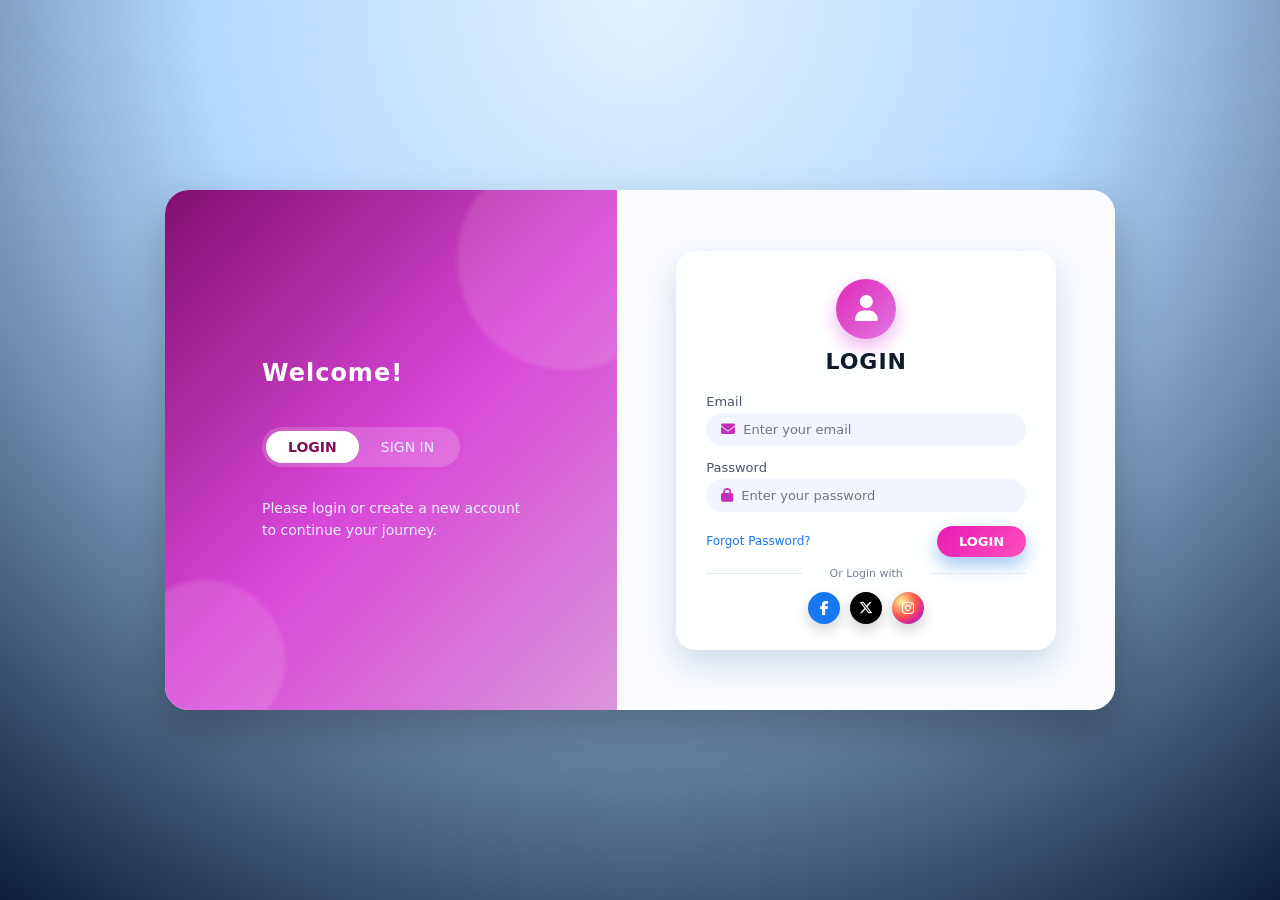
<file: login.html>
<!DOCTYPE html>
<html lang="en">
<head>
  <meta charset="UTF-8" />
  <title>Login / Sign In</title>
  <link rel="stylesheet" href="login1c.css" />
  <link rel="stylesheet" href="https://cdnjs.cloudflare.com/ajax/libs/font-awesome/6.5.0/css/all.min.css" />
</head>

<body>
  <div class="container">

    <!-- LEFT PANEL -->
    <div class="left-panel">
      <div class="left-inner">
        <h2 class="brand">Welcome!</h2>

        <div class="tabs">
          <button class="tab active" id="loginTab">LOGIN</button>
          <button class="tab" id="signInTab">SIGN IN</button>
        </div>

        <p class="left-text">
          Please login or create a new account<br />
          to continue your journey.
        </p>
      </div>
    </div>

    <!-- RIGHT PANEL -->
    <div class="right-panel">

      <!-- LOGIN FORM -->
      <div class="form-wrapper" id="loginForm">
        <div class="form-header">
          <div class="user-icon">
            <i class="fa-solid fa-user"></i>
          </div>
          <h2>LOGIN</h2>
        </div>

        <form>
          <div class="input-group">
            <label>Email</label>
            <div class="input-with-icon">
              <i class="fa-solid fa-envelope"></i>
              <input type="email" id="email" placeholder="Enter your email" />
            </div>
          </div>

          <div class="input-group">
            <label>Password</label>
            <div class="input-with-icon">
              <i class="fa-solid fa-lock"></i>
              <input type="password" id="password" placeholder="Enter your password" />
            </div>
          </div>

          <div class="options-row">
            <a href="#" class="forgot">Forgot Password?</a>
            <button type="button" class="btn-login" onclick="loginNow()">LOGIN</button>
          </div>
        </form>

        <div class="divider"><span>Or Login with</span></div>

        <div class="social-icons-only">
          <div class="icon-circle-group">
            <a href="https://www.facebook.com" target="_blank" class="icon-circle fb">
              <i class="fa-brands fa-facebook-f"></i>
            </a>
            <a href="https://www.twitter.com" target="_blank" class="icon-circle tw">
              <i class="fa-brands fa-x-twitter"></i>
            </a>
            <a href="https://www.instagram.com" target="_blank" class="icon-circle ig">
              <i class="fa-brands fa-instagram"></i>
            </a>
          </div>
        </div>
      </div>

      <!-- SIGN IN / REGISTER FORM -->
      <div class="form-wrapper register-form" id="registerForm" style="display:none;">
        <div class="form-header">
          <div class="user-icon">
            <i class="fa-solid fa-user-plus"></i>
          </div>
          <h2>SIGN IN</h2>
        </div>

        <form>
          <div class="input-group">
            <label>Full Name</label>
            <div class="input-with-icon">
              <i class="fa-solid fa-user"></i>
              <input type="text" id="regName" placeholder="Enter your full name" />
            </div>
          </div>

          <div class="input-group">
            <label>Email</label>
            <div class="input-with-icon">
              <i class="fa-solid fa-envelope"></i>
              <input type="email" id="regEmail" placeholder="Enter your email" />
            </div>
          </div>

          <div class="input-group">
            <label>Password</label>
            <div class="input-with-icon">
              <i class="fa-solid fa-lock"></i>
              <input type="password" id="regPass" placeholder="Create a password" />
            </div>
          </div>

          <div class="input-group">
            <label>Confirm Password</label>
            <div class="input-with-icon">
              <i class="fa-solid fa-lock"></i>
              <input type="password" id="regConfirm" placeholder="Confirm your password" />
            </div>
          </div>

          <div class="options-row">
            <span></span>
            <button type="button" class="btn-login" onclick="registerNow()">SIGN IN</button>
          </div>
        </form>

        <div class="divider"><span>Or Sign in with</span></div>

        <div class="social-icons-only">
          <div class="icon-circle-group">
            <a href="https://www.facebook.com" target="_blank" class="icon-circle fb">
              <i class="fa-brands fa-facebook-f"></i>
            </a>
            <a href="https://www.twitter.com" target="_blank" class="icon-circle tw">
              <i class="fa-brands fa-x-twitter"></i>
            </a>
            <a href="https://www.instagram.com" target="_blank" class="icon-circle ig">
              <i class="fa-brands fa-instagram"></i>
            </a>
          </div>
        </div>
      </div>

    </div>
  </div>

  <!-- JAVASCRIPT -->
  <script>
    const loginTab = document.getElementById("loginTab");
    const signInTab = document.getElementById("signInTab");
    const loginForm = document.getElementById("loginForm");
    const registerForm = document.getElementById("registerForm");

    // TAB SWITCHING
    loginTab.onclick = () => {
      loginTab.classList.add("active");
      signInTab.classList.remove("active");
      loginForm.style.display = "block";
      registerForm.style.display = "none";
    };

    signInTab.onclick = () => {
      signInTab.classList.add("active");
      loginTab.classList.remove("active");
      loginForm.style.display = "none";
      registerForm.style.display = "block";
    };

    // LOGIN FUNCTION
    function loginNow() {
      const email = document.getElementById("email").value;
      const pass = document.getElementById("password").value;

      if (email === "" || pass === "") {
        alert("Please enter email and password");
        return;
      }

      // SUCCESS → GO TO MAIN PAGE
      window.location.href = "index.html";
    }

    // REGISTER FUNCTION
    function registerNow() {
      const name = document.getElementById("regName").value;
      const email = document.getElementById("regEmail").value;
      const pass = document.getElementById("regPass").value;
      const confirm = document.getElementById("regConfirm").value;

      if (name === "" || email === "" || pass === "" || confirm === "") {
        alert("Please fill all fields");
        return;
      }

      if (!email.includes("@") || !email.includes(".")) {
        alert("Please enter a valid email");
        return;
      }

      if (pass !== confirm) {
        alert("Passwords do not match");
        return;
      }

      alert("Account Created Successfully!");

      // SUCCESS → GO TO MAIN PAGE
      window.location.href = "index.html";
    }
  </script>

</body>
</html>
</file>
<file: login1c.css>
* {
  margin: 0;
  padding: 0;
  box-sizing: border-box;
  font-family: "Poppins", system-ui, -apple-system, BlinkMacSystemFont, sans-serif;
}

body {
  min-height: 100vh;
  display: flex;
  align-items: center;
  justify-content: center;
  background: radial-gradient(circle at top, #e0f2ff 0%, #b3d9ff 40%, #0b1f3b 100%);
}


.container {
  width: 950px;
  max-width: 95%;
  height: 520px;
  display: flex;
  border-radius: 24px;
  overflow: hidden;
  background: #ffffff;
  box-shadow: 0 20px 45px rgba(0, 0, 0, 0.25);
}


.left-panel {
  flex: 1;
  background: linear-gradient(135deg, #810f6e, #d846d8, #da95da);
  position: relative;
  color: #ffffff;
  display: flex;
  align-items: center;
  justify-content: center;
}

.left-panel::before,
.left-panel::after {
  content: "";
  position: absolute;
  border-radius: 50%;
  background: rgba(255, 255, 255, 0.12);
  filter: blur(2px);
}

.left-panel::before {
  width: 220px;
  height: 220px;
  top: -40px;
  right: -60px;
}

.left-panel::after {
  width: 160px;
  height: 160px;
  bottom: -30px;
  left: -40px;
}

.left-inner {
  position: relative;
  z-index: 1;
  padding: 40px 30px;
}

.brand {
  font-size: 24px;
  font-weight: 700;
  letter-spacing: 1px;
  margin-bottom: 40px;
}

.tabs {
  display: inline-flex;
  border-radius: 999px;
  padding: 4px;
  background: rgba(255, 255, 255, 0.18);
  margin-bottom: 30px;
}

.tab {
  border: none;
  background: transparent;
  color: #e0f2ff;
  padding: 8px 22px;
  border-radius: 999px;
  font-size: 14px;
  cursor: pointer;
  transition: 0.25s ease;
}

.tab.active {
  background: #ffffff;
  color: #810f52;
  font-weight: 600;
}

.tab:hover:not(.active) {
  background: rgba(255, 255, 255, 0.18);
}

.left-text {
  font-size: 14px;
  line-height: 1.6;
  color: #e6f2ff;
}


.right-panel {
  flex: 1.1;
  background: #f9fbff;
  display: flex;
  align-items: center;
  justify-content: center;
}

.form-wrapper {
  width: 85%;
  max-width: 380px;
  background: rgba(255, 255, 255, 0.9);
  border-radius: 20px;
  padding: 28px 30px 26px;
  box-shadow: 0 14px 30px rgba(15, 76, 129, 0.18);
}


.form-header {
  text-align: center;
  margin-bottom: 20px;
}

.user-icon {
  width: 60px;
  height: 60px;
  border-radius: 50%;
  margin: 0 auto 10px;
  display: flex;
  align-items: center;
  justify-content: center;
  background: linear-gradient(135deg, #e02ab9, #e075e4);
  color: #ffffff;
  font-size: 26px;
  box-shadow: 0 8px 18px rgba(223, 67, 215, 0.4);
}

.form-header h2 {
  font-size: 22px;
  letter-spacing: 1px;
  color: #0f1b2b;
}


.input-group {
  margin-bottom: 14px;
}

.input-group label {
  display: block;
  font-size: 13px;
  margin-bottom: 4px;
  color: #4a5568;
}

.input-with-icon {
  display: flex;
  align-items: center;
  border-radius: 999px;
  padding: 8px 14px;
  background: #f1f5ff;
  border: 1px solid transparent;
  transition: 0.2s ease;
}

.input-with-icon i {
  color: #c52eb9;
  margin-right: 8px;
  font-size: 14px;
}

.input-with-icon input {
  border: none;
  outline: none;
  background: transparent;
  width: 100%;
  font-size: 13px;
  color: #1a202c;
}

.input-with-icon:focus-within {
  border-color: #e81ab5;
  background: #ffffff;
}


.options-row {
  display: flex;
  align-items: center;
  justify-content: space-between;
  margin-top: 6px;
  margin-bottom: 10px;
}

.forgot {
  font-size: 12px;
  color: #1a73e8;
  text-decoration: none;
}

.forgot:hover {
  text-decoration: underline;
}

.btn-login {
  border: none;
  border-radius: 999px;
  padding: 8px 22px;
  background: linear-gradient(135deg, #e81ab5, #fe4fbb);
  color: #ffffff;
  font-size: 13px;
  font-weight: 600;
  cursor: pointer;
  box-shadow: 0 8px 18px rgba(26, 115, 232, 0.4);
  transition: transform 0.15s ease, box-shadow 0.15s ease;
}

.btn-login:hover {
  transform: translateY(-1px);
  box-shadow: 0 10px 22px rgba(26, 115, 232, 0.5);
}


.divider {
  text-align: center;
  margin: 10px 0 12px;
  position: relative;
  font-size: 11px;
  color: #718096;
}

.divider::before,
.divider::after {
  content: "";
  position: absolute;
  top: 50%;
  width: 30%;
  height: 1px;
  background: #e2e8f0;
}

.divider::before {
  left: 0;
}

.divider::after {
  right: 0;
}


.social-row {
  display: flex;
  gap: 10px;
  margin-bottom: 10px;
}

.social-btn {
  flex: 1;
  border-radius: 999px;
  border: 1px solid #e2e8f0;
  background: #ffffff;
  padding: 7px 10px;
  font-size: 12px;
  display: flex;
  align-items: center;
  justify-content: center;
  gap: 6px;
  cursor: pointer;
  color: #2d3748;
  transition: 0.2s ease;
}

.social-btn i {
  font-size: 14px;
}

.social-btn.google i {
  color: #db4437;
}

.social-btn.facebook i {
  color: #1877f2;
}

.social-btn:hover {
  background: #f7fafc;
}


.social-icons-only {
  margin-top: 6px;
  text-align: center;
}

.social-label {
  display: block;
  font-size: 11px;
  color: #a0aec0;
  margin-bottom: 6px;
}

.icon-circle-group {
  display: flex;
  justify-content: center;
  gap: 10px;
}

.icon-circle {
  width: 32px;
  height: 32px;
  border-radius: 50%;
  display: inline-flex;
  align-items: center;
  justify-content: center;
  color: #ffffff;
  font-size: 14px;
  text-decoration: none;
  box-shadow: 0 6px 14px rgba(0, 0, 0, 0.18);
  transition: transform 0.15s ease, box-shadow 0.15s ease;
}

.icon-circle.fb {
  background: #1877f2;
}

.icon-circle.tw {
  background: #000000;
}

.icon-circle.ig {
  background: radial-gradient(circle at 30% 30%, #fdf497 0%, #fd5949 45%, #d6249f 70%, #285aeb 100%);
}

.icon-circle:hover {
  transform: translateY(-1px);
  box-shadow: 0 8px 18px rgba(0, 0, 0, 0.25);
}


@media (max-width: 780px) {
  .container {
    flex-direction: column;
    height: auto;
  }

  .left-panel {
    height: 220px;
  }

  .right-panel {
    padding: 18px 0 24px;
  }

  .form-wrapper {
    box-shadow: none;
  }
}
</file>
